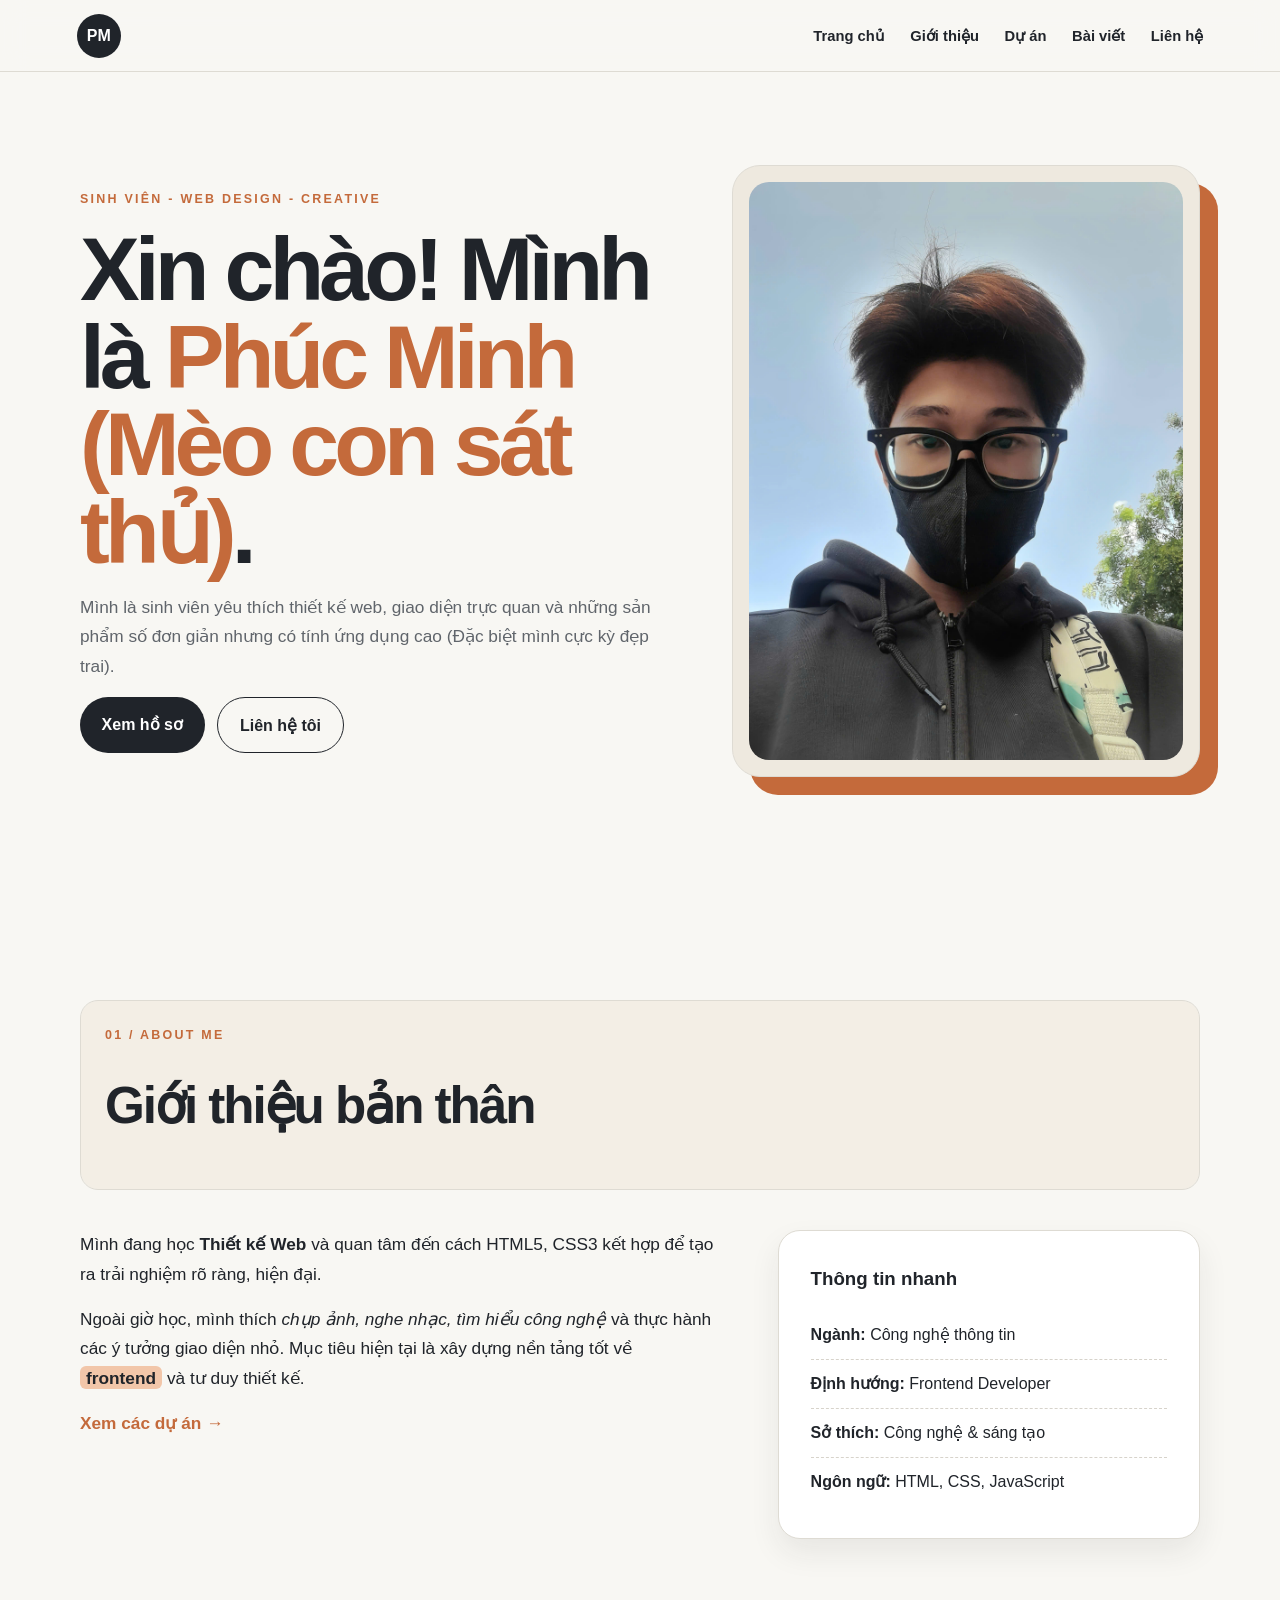
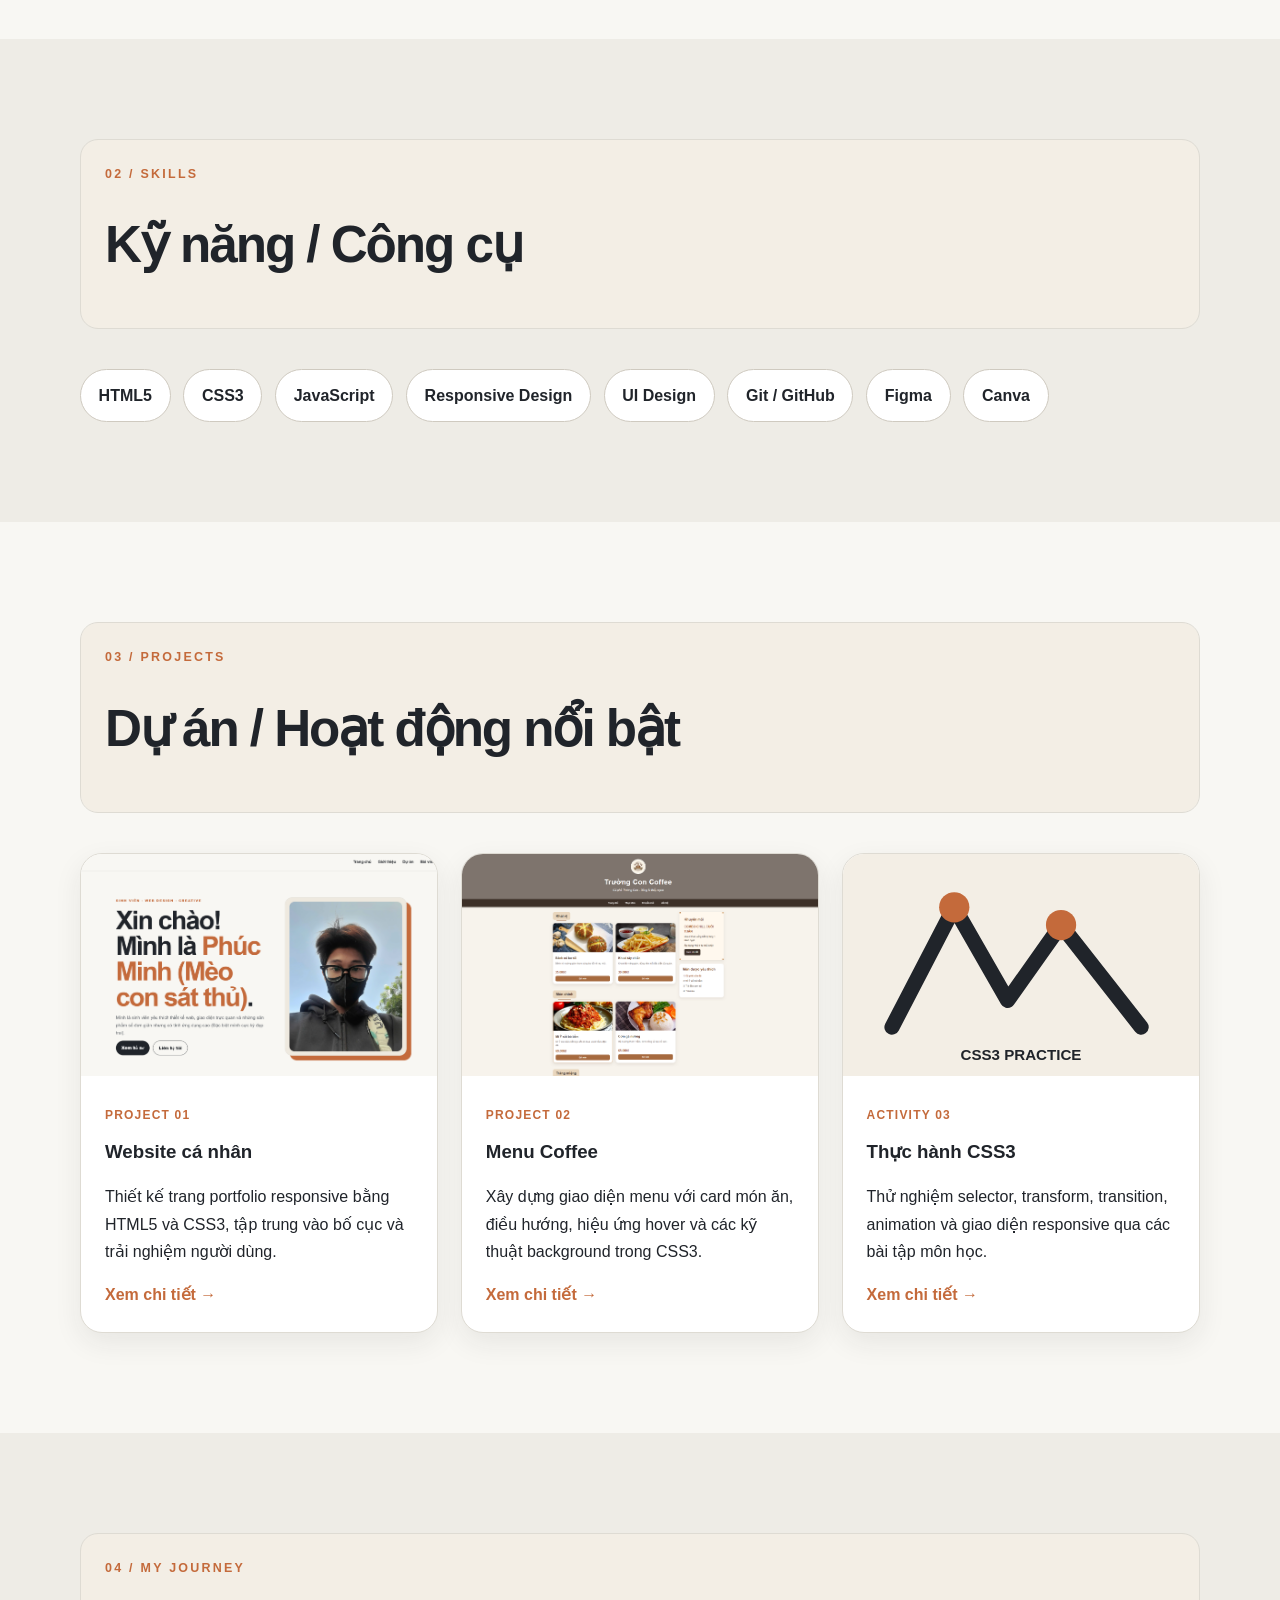
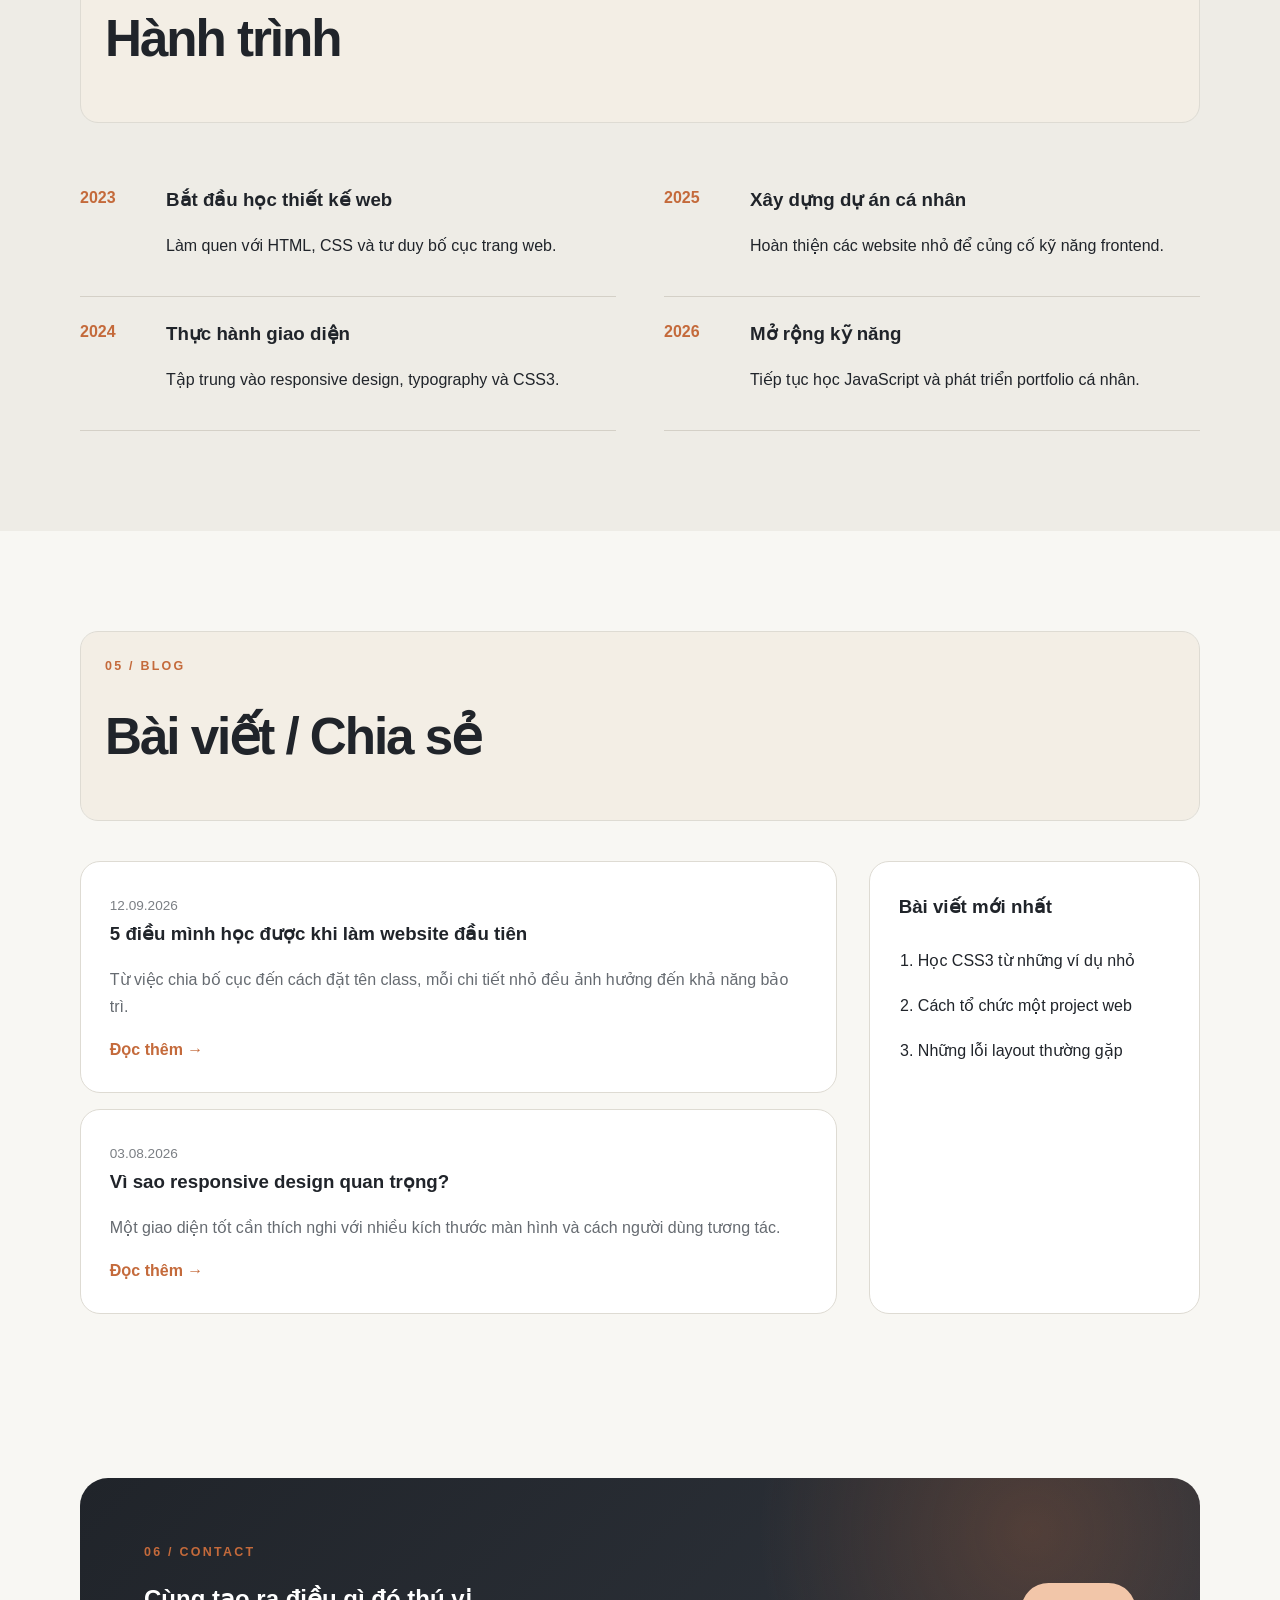
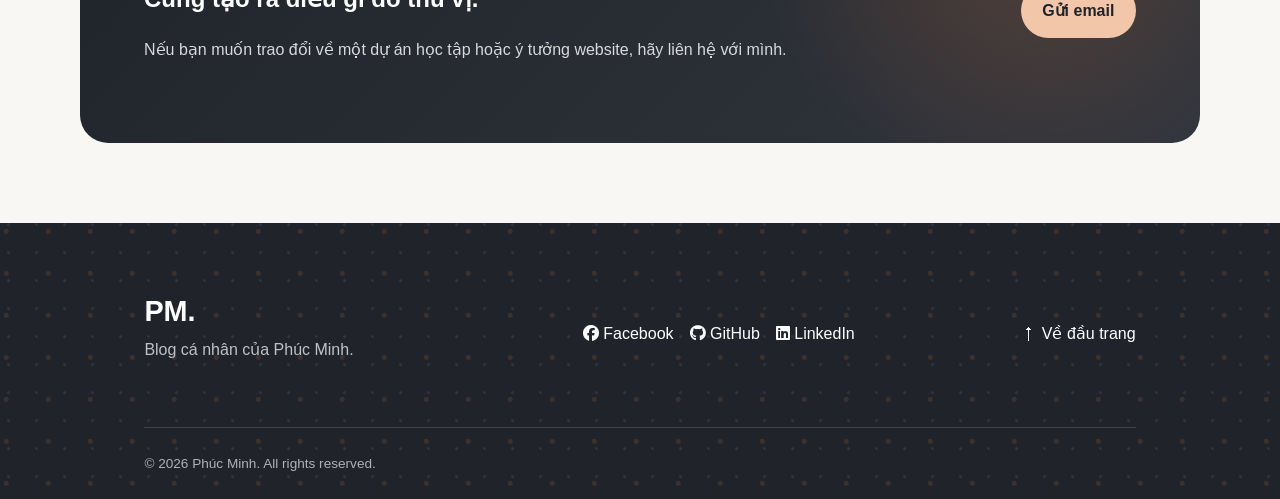
<file: 6651071043_NguyenPhucMinh_BaiTap2/6651071043_NguyenPhucMinh_BaiTap2/html/index.html>
<!DOCTYPE html>
<html lang="vi">
<head>
  <meta charset="UTF-8">
  <meta name="viewport" content="width=device-width, initial-scale=1.0">
  <meta name="description" content="Blog cá nhân giới thiệu bản thân, kỹ năng, dự án, hành trình và bài viết của sinh viên.">
  <title>Phúc Minh | Blog cá nhân</title>
  <link rel="stylesheet" href="../css/style.css">

  <!-- Font Awesome -->
  <link rel="stylesheet" href="https://cdnjs.cloudflare.com/ajax/libs/font-awesome/6.5.2/css/all.min.css">
</head>

<body>
  <header class="site-header">
    <a class="logo" href="#home" aria-label="Trang chủ">PM</a>

    <nav>
      <ul class="nav-list">
        <li><a href="#home">Trang chủ</a></li>
        <li><a href="#about">Giới thiệu</a></li>
        <li><a href="#projects">Dự án</a></li>
        <li><a href="#blog">Bài viết</a></li>
        <li><a href="#contact">Liên hệ</a></li>
      </ul>
    </nav>
  </header>

  <main>
    <section id="home" class="hero section-shell">
      <div class="hero-content">
        <p class="eyebrow">SINH VIÊN - WEB DESIGN - CREATIVE</p>

        <h1>
          Xin chào! Mình là
          <span>Phúc Minh (Mèo con sát thủ)</span>.
        </h1>

        <p class="hero-text">
          Mình là sinh viên yêu thích thiết kế web, giao diện trực quan và những sản phẩm
          số đơn giản nhưng có tính ứng dụng cao (Đặc biệt mình cực kỳ đẹp trai).
        </p>

        <div class="cta-group">
          <a class="btn btn-primary" href="#about">Xem hồ sơ</a>
          <a class="btn btn-secondary" href="#contact">Liên hệ tôi</a>
        </div>
      </div>

      <div class="hero-image">
        <img src="../images/profile.jpg" alt="Ảnh đại diện minh họa của Minh Phúc">
      </div>
    </section>

    <section id="about" class="section-shell">
      <div class="section-heading">
        <p class="eyebrow">01 / ABOUT ME</p>
        <h2>Giới thiệu bản thân</h2>
      </div>

      <div class="about-grid">
        <div class="about-copy">
          <p>
            Mình đang học <strong>Thiết kế Web</strong> và quan tâm đến cách HTML5, CSS3
            kết hợp để tạo ra trải nghiệm rõ ràng, hiện đại.
          </p>

          <p>
            Ngoài giờ học, mình thích <em>chụp ảnh, nghe nhạc, tìm hiểu công nghệ</em>
            và thực hành các ý tưởng giao diện nhỏ. Mục tiêu hiện tại là xây dựng nền tảng
            tốt về <span class="highlight">frontend</span> và tư duy thiết kế.
          </p>

          <a class="text-link" href="#projects">Xem các dự án →</a>
        </div>

        <aside class="info-card">
          <h3>Thông tin nhanh</h3>

          <ul>
            <li><strong>Ngành:</strong> Công nghệ thông tin</li>
            <li><strong>Định hướng:</strong> Frontend Developer</li>
            <li><strong>Sở thích:</strong> Công nghệ & sáng tạo</li>
            <li><strong>Ngôn ngữ:</strong> HTML, CSS, JavaScript</li>
          </ul>
        </aside>
      </div>
    </section>

    <section id="skills" class="section-shell tinted">
      <div class="section-heading">
        <p class="eyebrow">02 / SKILLS</p>
        <h2>Kỹ năng / Công cụ</h2>
      </div>

      <div class="skills-grid">
        <span class="skill-tag">HTML5</span>
        <span class="skill-tag">CSS3</span>
        <span class="skill-tag">JavaScript</span>
        <span class="skill-tag">Responsive Design</span>
        <span class="skill-tag">UI Design</span>
        <span class="skill-tag">Git / GitHub</span>
        <span class="skill-tag">Figma</span>
        <span class="skill-tag">Canva</span>
      </div>
    </section>

    <section id="projects" class="section-shell">
      <div class="section-heading">
        <p class="eyebrow">03 / PROJECTS</p>
        <h2>Dự án / Hoạt động nổi bật</h2>
      </div>

      <div class="project-grid">
        <article class="project-card">
          <img src="../images/project-web.png" alt="Minh họa dự án website cá nhân">

          <div class="project-body">
            <span class="project-number">PROJECT 01</span>
            <h3>Website cá nhân</h3>

            <p>
              Thiết kế trang portfolio responsive bằng HTML5 và CSS3,
              tập trung vào bố cục và trải nghiệm người dùng.
            </p>

            <a class="text-link" href="#contact">Xem chi tiết →</a>
          </div>
        </article>

        <article class="project-card">
          <img src="../images/project-menu.png" alt="Minh họa dự án menu coffee">

          <div class="project-body">
            <span class="project-number">PROJECT 02</span>
            <h3>Menu Coffee</h3>

            <p>
              Xây dựng giao diện menu với card món ăn, điều hướng,
              hiệu ứng hover và các kỹ thuật background trong CSS3.
            </p>

            <a class="text-link" href="#contact">Xem chi tiết →</a>
          </div>
        </article>

        <article class="project-card">
          <img src="../images/project-study.svg" alt="Minh họa hoạt động học tập">

          <div class="project-body">
            <span class="project-number">ACTIVITY 03</span>
            <h3>Thực hành CSS3</h3>

            <p>
              Thử nghiệm selector, transform, transition, animation
              và giao diện responsive qua các bài tập môn học.
            </p>

            <a class="text-link" href="#contact">Xem chi tiết →</a>
          </div>
        </article>
      </div>
    </section>

    <section id="journey" class="section-shell tinted">
      <div class="section-heading">
        <p class="eyebrow">04 / MY JOURNEY</p>
        <h2>Hành trình</h2>
      </div>

      <div class="timeline">
        <article class="timeline-item">
          <span>2023</span>
          <div>
            <h3>Bắt đầu học thiết kế web</h3>
            <p>Làm quen với HTML, CSS và tư duy bố cục trang web.</p>
          </div>
        </article>

        <article class="timeline-item">
          <span>2024</span>
          <div>
            <h3>Thực hành giao diện</h3>
            <p>Tập trung vào responsive design, typography và CSS3.</p>
          </div>
        </article>

        <article class="timeline-item">
          <span>2025</span>
          <div>
            <h3>Xây dựng dự án cá nhân</h3>
            <p>Hoàn thiện các website nhỏ để củng cố kỹ năng frontend.</p>
          </div>
        </article>

        <article class="timeline-item">
          <span>2026</span>
          <div>
            <h3>Mở rộng kỹ năng</h3>
            <p>Tiếp tục học JavaScript và phát triển portfolio cá nhân.</p>
          </div>
        </article>
      </div>
    </section>

    <section id="blog" class="section-shell">
      <div class="section-heading">
        <p class="eyebrow">05 / BLOG</p>
        <h2>Bài viết / Chia sẻ</h2>
      </div>

      <div class="blog-layout">
        <div class="blog-list">
          <article class="blog-card">
            <span>12.09.2026</span>
            <h3>5 điều mình học được khi làm website đầu tiên</h3>

            <p>
              Từ việc chia bố cục đến cách đặt tên class,
              mỗi chi tiết nhỏ đều ảnh hưởng đến khả năng bảo trì.
            </p>

            <a class="text-link" href="#contact">Đọc thêm →</a>
          </article>

          <article class="blog-card">
            <span>03.08.2026</span>
            <h3>Vì sao responsive design quan trọng?</h3>

            <p>
              Một giao diện tốt cần thích nghi với nhiều kích thước màn hình
              và cách người dùng tương tác.
            </p>

            <a class="text-link" href="#contact">Đọc thêm →</a>
          </article>
        </div>

        <aside class="blog-aside">
          <h3>Bài viết mới nhất</h3>

          <ol>
            <li><a href="#blog">Học CSS3 từ những ví dụ nhỏ</a></li>
            <li><a href="#blog">Cách tổ chức một project web</a></li>
            <li><a href="#blog">Những lỗi layout thường gặp</a></li>
          </ol>
        </aside>
      </div>
    </section>

    <section id="contact" class="contact-section section-shell">
      <div>
        <p class="eyebrow">06 / CONTACT</p>
        <h2>Cùng tạo ra điều gì đó thú vị.</h2>

        <p>
          Nếu bạn muốn trao đổi về một dự án học tập hoặc ý tưởng website,
          hãy liên hệ với mình.
        </p>
      </div>

      <a class="btn btn-primary" href="mailto:minhphuc@example.com">
        Gửi email
      </a>
    </section>
  </main>

  <footer>
    <div class="footer-inner">

      <div>
        <strong>PM.</strong>
        <p>Blog cá nhân của Phúc Minh.</p>
      </div>

      <!-- Mạng xã hội -->
      <div class="socials">

        <a href="https://www.facebook.com/phucminh1807">
          <i class="fa-brands fa-facebook"></i>
          Facebook
        </a>

        <a href="https://github.com/nguyenphucminh1807-collab">
          <i class="fa-brands fa-github"></i>
          GitHub
        </a>

        <a href="https://www.linkedin.com/in/ph%C3%BAc-minh-250349391/">
          <i class="fa-brands fa-linkedin"></i>
          LinkedIn
        </a>

      </div>

      <a class="back-top" href="#home">⭡ Về đầu trang</a>
    </div>

    <p class="copyright">
      © 2026 Phúc Minh. All rights reserved.
    </p>
  </footer>

</body>
</html>
</file>
<file: 6651071043_NguyenPhucMinh_BaiTap2/6651071043_NguyenPhucMinh_BaiTap2/css/style.css>
/* ================================
   BLOG CÁ NHÂN - CSS3
   Đã vận dụng 7 nhóm kiến thức theo yêu cầu bài 2
   ================================ */

/* 1. SELECTOR - universal selector (*) */
* {
  box-sizing: border-box;
  margin: 0;
  padding: 0;
}

/* 1. SELECTOR - tag selector */
html {
  scroll-behavior: smooth;
  scroll-padding-top: 90px;
}

/* 1. SELECTOR - tag selector */
body {
  font-family: Arial, Helvetica, sans-serif;
  line-height: 1.7;
  color: #20242a;
  background: #f8f7f3;
}

/* 1. SELECTOR - group selector (,) */
h1, h2, h3, p {
  margin-bottom: 1rem;
}

a {
  color: inherit;
  text-decoration: none;
}

/* 1. SELECTOR - descendant selector */
.site-header nav a {
  position: relative;
  font-weight: 700;
  font-size: 0.92rem;
}

/* 1. SELECTOR - pseudo-class (:hover) */
.site-header nav a:hover {
  color: #c46a3b;
}

/* 1. SELECTOR - child selector (>) */
.nav-list > li {
  list-style: none;
}

/* HEADER - User Interface + sticky */
.site-header {
  position: sticky;
  top: 0;
  z-index: 20;
  display: flex;
  align-items: center;
  justify-content: space-between;
  min-height: 72px;
  padding: 0 6vw;
  background: rgba(248, 247, 243, 0.92);
  border-bottom: 1px solid #dedbd3;
  backdrop-filter: blur(12px);
}

.logo {
  display: grid;
  place-items: center;
  width: 44px;
  height: 44px;
  border-radius: 50%;
  background: #20242a;
  color: #fff;
  font-weight: 900;
  transition: transform 0.3s ease;
}

/* 5. TRANSITION */
.logo:hover {
  transform: rotate(-8deg) scale(1.06);
}

.nav-list {
  display: flex;
  gap: 1.6rem;
}

/* HERO */
.section-shell {
  width: min(1120px, 88%);
  margin: 0 auto;
  padding: 100px 0;
}

.hero {
  min-height: calc(100vh - 72px);
  display: grid;
  grid-template-columns: 1.1fr 0.9fr;
  align-items: center;
  gap: 5rem;
  padding-top: 70px;
}

.eyebrow {
  color: #c46a3b;
  font-size: 0.78rem;
  font-weight: 900;
  letter-spacing: 0.18em;
}

.hero h1 {
  max-width: 760px;
  font-size: clamp(3rem, 7vw, 6.3rem);
  line-height: 0.98;
  letter-spacing: -0.055em;
}

.hero h1 span {
  color: #c46a3b;
}

.hero-text {
  max-width: 620px;
  color: #60656b;
  font-size: 1.08rem;
}

.cta-group {
  display: flex;
  gap: 0.8rem;
  flex-wrap: wrap;
}

.btn {
  display: inline-block;
  padding: 0.85rem 1.35rem;
  border-radius: 999px;
  font-weight: 800;
  transition: transform 0.25s ease, box-shadow 0.25s ease, background 0.25s ease;
}

/* 5. TRANSITION + 4. 2D TRANSFORM */
.btn:hover {
  transform: translateY(-4px);
  box-shadow: 0 12px 25px rgba(32, 36, 42, 0.15);
}

.btn-primary {
  background: #20242a;
  color: #fff;
}

.btn-secondary {
  border: 1px solid #20242a;
}

.hero-image {
  position: relative;
  padding: 1rem;
  border: 1px solid #dedbd3;
  border-radius: 28px;
  background: #eee9df;
  box-shadow: 18px 18px 0 #c46a3b;
  transition: transform 0.35s ease;
}

.hero-image:hover {
  transform: translate(-6px, -6px);
}

.hero-image img {
  display: block;
  width: 100%;
  border-radius: 20px;
}

/* SECTION HEADING */
.section-heading {
  margin-bottom: 2.5rem;
  padding: 1.5rem;
  border: 1px solid #dedbd3;
  border-radius: 18px;
  background: #f3eee5;
  background-clip: padding-box;
  background-origin: border-box;
}

.section-heading h2 {
  font-size: clamp(2rem, 4vw, 3.3rem);
  letter-spacing: -0.04em;
}

/* 2. BORDER & BACKGROUND */
.tinted {
  width: 100%;
  max-width: none;
  padding-left: max(6vw, calc((100% - 1120px) / 2));
  padding-right: max(6vw, calc((100% - 1120px) / 2));
  background: #eeece6;
}

/* ABOUT */
.about-grid {
  display: grid;
  grid-template-columns: 1.5fr 1fr;
  gap: 4rem;
}

.about-copy {
  font-size: 1.08rem;
}

.highlight {
  padding: 0.1em 0.35em;
  border-radius: 6px;
  background: #f2c6a9;
  font-weight: 800;
}

.info-card {
  padding: 2rem;
  border: 1px solid #dedbd3;
  border-radius: 22px;
  background: #fff;
  box-shadow: 0 14px 30px rgba(32, 36, 42, 0.08);
}

.info-card li {
  list-style: none;
  padding: 0.65rem 0;
  border-bottom: 1px dashed #d7d3cb;
}

.info-card li:last-child {
  border-bottom: 0;
}

/* SKILLS */
.skills-grid {
  display: flex;
  flex-wrap: wrap;
  gap: 0.8rem;
}

.skill-tag {
  padding: 0.75rem 1.1rem;
  border: 1px solid #cfcac0;
  border-radius: 999px;
  background: #fff;
  font-weight: 700;
  cursor: default;
  transition: transform 0.25s ease, background 0.25s ease;
}

/* 4. 2D TRANSFORM */
.skill-tag:hover {
  transform: scale(1.06);
  background: #f2c6a9;
}

/* PROJECTS */
.project-grid {
  display: grid;
  grid-template-columns: repeat(3, 1fr);
  gap: 1.4rem;
}

.project-card {
  overflow: hidden;
  border: 1px solid #dedbd3;
  border-radius: 22px;
  background: #fff;
  box-shadow: 0 10px 28px rgba(32, 36, 42, 0.08);
  transition: transform 0.3s ease, box-shadow 0.3s ease;
}

/* 5. TRANSITION */
.project-card:hover {
  transform: translateY(-10px);
  box-shadow: 0 22px 42px rgba(32, 36, 42, 0.15);
}

.project-card img {
  display: block;
  width: 100%;
  aspect-ratio: 16 / 10;
  object-fit: cover;
}

.project-body {
  padding: 1.5rem;
}

.project-number {
  color: #c46a3b;
  font-size: 0.75rem;
  font-weight: 900;
  letter-spacing: 0.1em;
}

.project-body h3 {
  margin-top: 0.5rem;
}

.text-link {
  color: #c46a3b;
  font-weight: 800;
}

.text-link:hover {
  text-decoration: underline;
}

/* JOURNEY - Multiple Columns */
.timeline {
  columns: 2;
  column-gap: 3rem;
}

.timeline-item {
  break-inside: avoid;
  display: grid;
  grid-template-columns: 70px 1fr;
  gap: 1rem;
  padding: 1.3rem 0;
  border-bottom: 1px solid #d4d0c7;
}

.timeline-item > span {
  font-weight: 900;
  color: #c46a3b;
}

/* BLOG */
.blog-layout {
  display: grid;
  grid-template-columns: 1.6fr 0.7fr;
  gap: 2rem;
}

.blog-list {
  display: grid;
  gap: 1rem;
}

.blog-card,
.blog-aside {
  padding: 1.8rem;
  border: 1px solid #dedbd3;
  border-radius: 20px;
  background: #fff;
}

.blog-card > span {
  color: #7b7f84;
  font-size: 0.85rem;
}

/* 1. SELECTOR - adjacent sibling (+) */
.blog-card h3 + p {
  color: #666b71;
}

.blog-aside ol {
  padding-left: 1.2rem;
}

.blog-aside li {
  padding: 0.55rem 0;
}

.blog-aside a:hover {
  color: #c46a3b;
}

/* CONTACT */
.contact-section {
  display: flex;
  align-items: center;
  justify-content: space-between;
  gap: 2rem;
  border-radius: 28px;
  background:
    radial-gradient(circle at 85% 20%, rgba(196,106,59,0.25), transparent 28%),
    linear-gradient(135deg, #20242a, #30353d);
  color: #fff;
  padding: 4rem;
  margin-top: 4rem;
  margin-bottom: 5rem;
}

.contact-section p:not(.eyebrow) {
  max-width: 650px;
  color: #d8d9da;
}

.contact-section .btn-primary {
  background: #f2c6a9;
  color: #20242a;
}

/* FOOTER - multiple background images + background-size/position */
footer {
  padding: 4rem 6vw 1.5rem;
  color: #fff;
  background-color: #20242a;
  background-image:
    radial-gradient(circle at 15% 20%, rgba(196,106,59,0.18) 0 2px, transparent 3px),
    radial-gradient(circle at 80% 70%, rgba(255,255,255,0.07) 0 1px, transparent 2px);
  background-size: 42px 42px, 28px 28px;
  background-position: 0 0, 14px 10px;
}

.footer-inner {
  width: min(1120px, 88%);
  margin: 0 auto 3rem;
  display: grid;
  grid-template-columns: 1fr 1fr auto;
  gap: 2rem;
  align-items: center;
}

.footer-inner strong {
  font-size: 1.8rem;
}

.footer-inner p {
  color: #bfc2c5;
}

.socials {
  display: flex;
  gap: 1rem;
}

.socials a:hover,
.back-top:hover {
  color: #f2c6a9;
}

/* 4. 2D TRANSFORM + 5. TRANSITION */
.back-top {
  transition: transform 0.25s ease, color 0.25s ease;
}

.back-top:hover {
  transform: translateY(-3px);
}

.copyright {
  width: min(1120px, 88%);
  margin: auto;
  padding-top: 1.5rem;
  border-top: 1px solid #3d4249;
  color: #aeb2b6;
  font-size: 0.85rem;
}

/* 5. ANIMATION - hiệu ứng chữ xuất hiện */
@keyframes reveal {
  from {
    opacity: 0;
    transform: translateY(18px);
  }
  to {
    opacity: 1;
    transform: translateY(0);
  }
}

.hero-content > * {
  animation: reveal 0.7s ease both;
}

.hero-content > *:nth-child(2) {
  animation-delay: 0.12s;
}

.hero-content > *:nth-child(3) {
  animation-delay: 0.22s;
}

.hero-content > *:nth-child(4) {
  animation-delay: 0.32s;
}

/* 7. USER INTERFACE - focus */
a:focus-visible,
button:focus-visible {
  outline: 3px solid #f2c6a9;
  outline-offset: 4px;
}

/* Responsive */
@media (max-width: 850px) {
  .site-header {
    padding: 0 5vw;
  }

  .nav-list {
    gap: 0.75rem;
  }

  .nav-list a {
    font-size: 0.78rem;
  }

  .hero,
  .about-grid,
  .blog-layout {
    grid-template-columns: 1fr;
  }

  .hero {
    gap: 3rem;
  }

  .project-grid {
    grid-template-columns: 1fr 1fr;
  }

  .timeline {
    columns: 1;
  }

  .footer-inner {
    grid-template-columns: 1fr;
  }
}

@media (max-width: 560px) {
  .section-shell {
    width: 90%;
    padding: 70px 0;
  }

  .site-header {
    flex-wrap: wrap;
    gap: 0.6rem;
    padding: 0.8rem 5%;
  }

  .nav-list {
    flex-wrap: wrap;
    justify-content: flex-end;
  }

  .hero h1 {
    font-size: 3.1rem;
  }

  .project-grid {
    grid-template-columns: 1fr;
  }

  .contact-section {
    width: 90%;
    padding: 2rem;
    margin-left: auto;
    margin-right: auto;
  }
}
</file>
